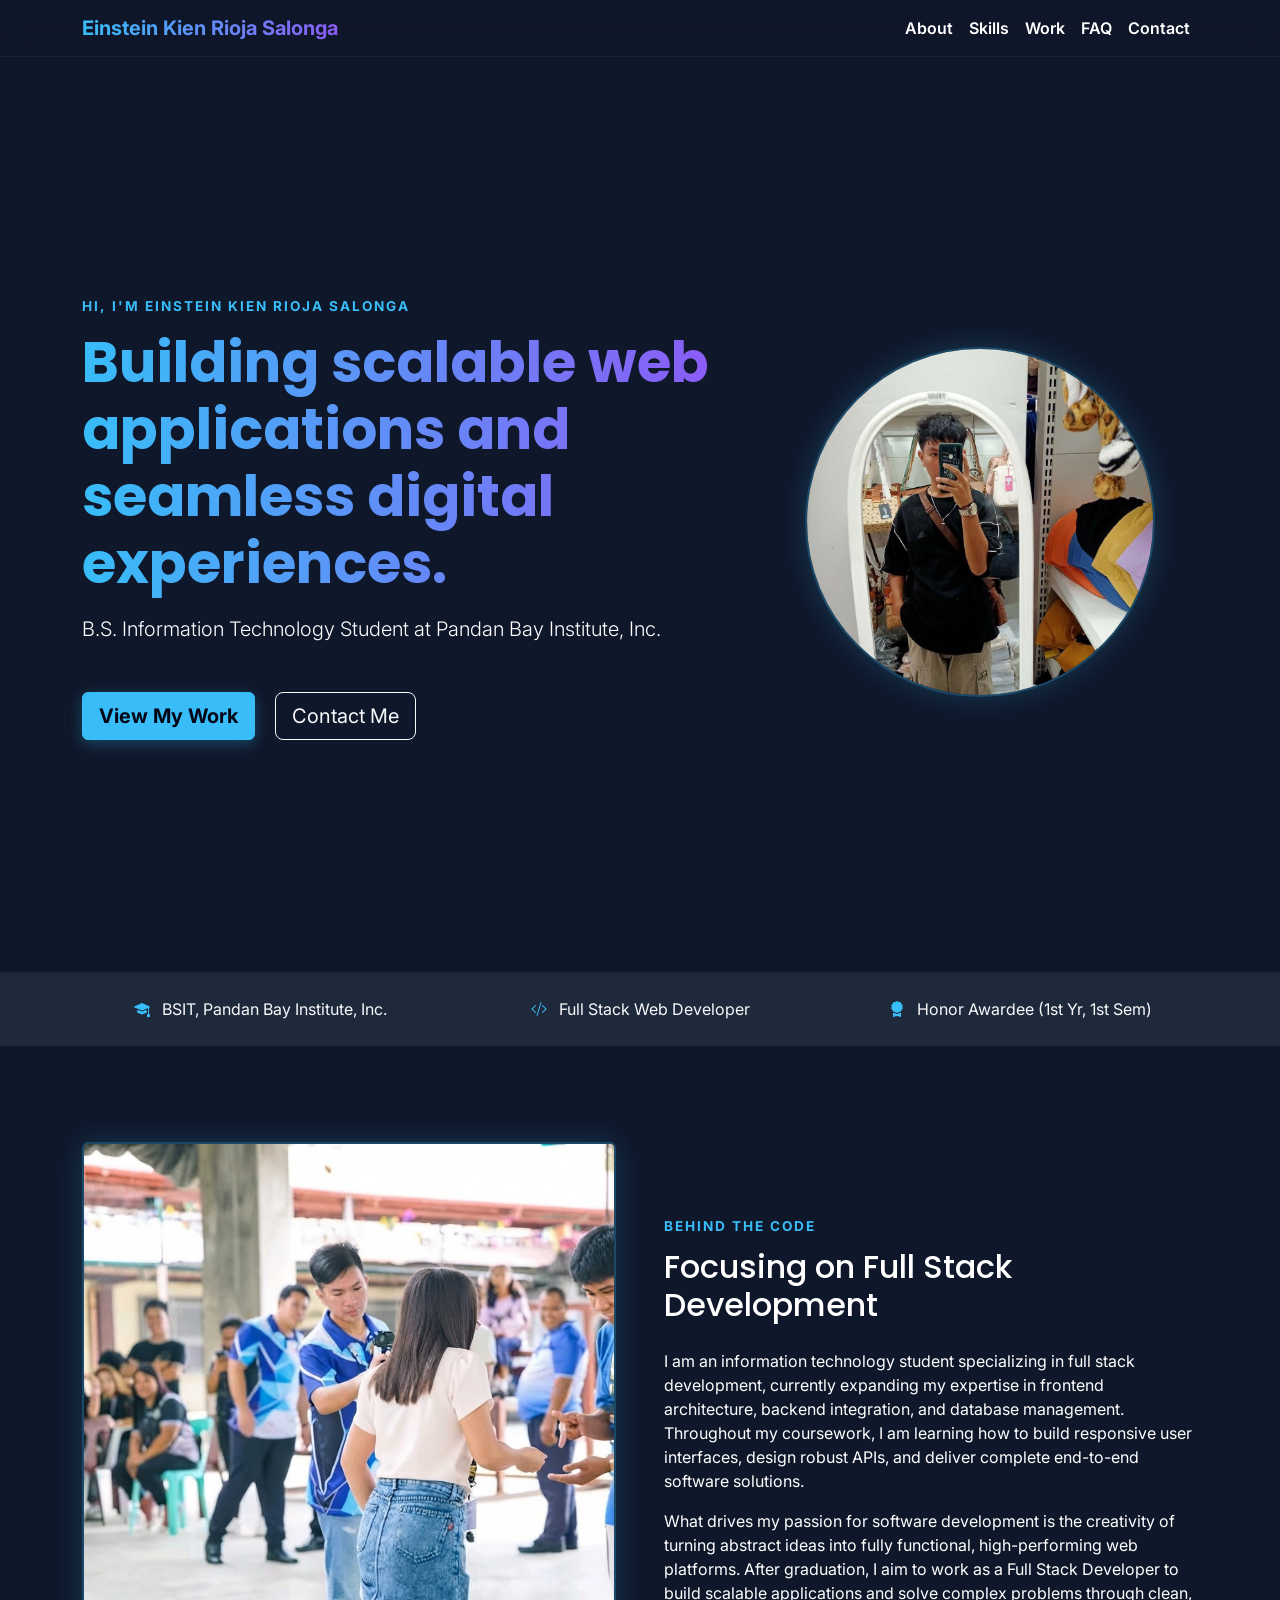
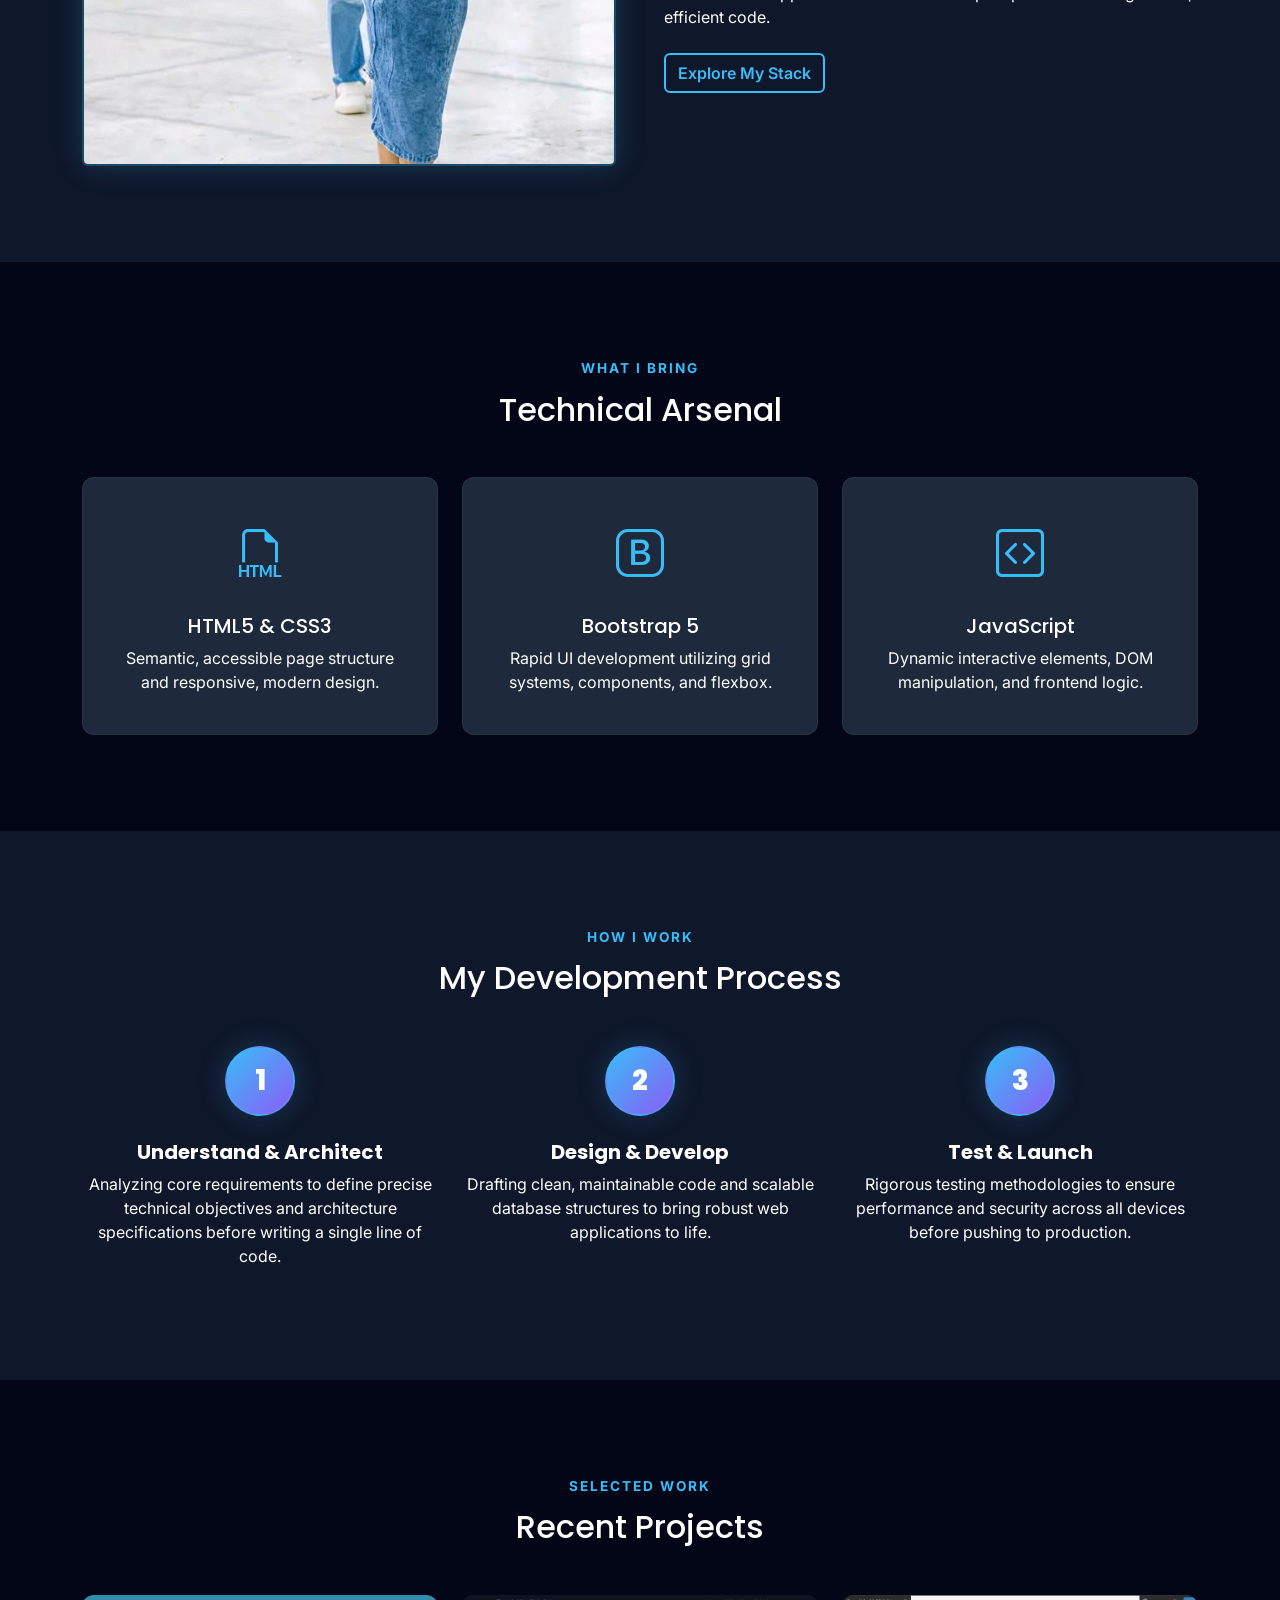
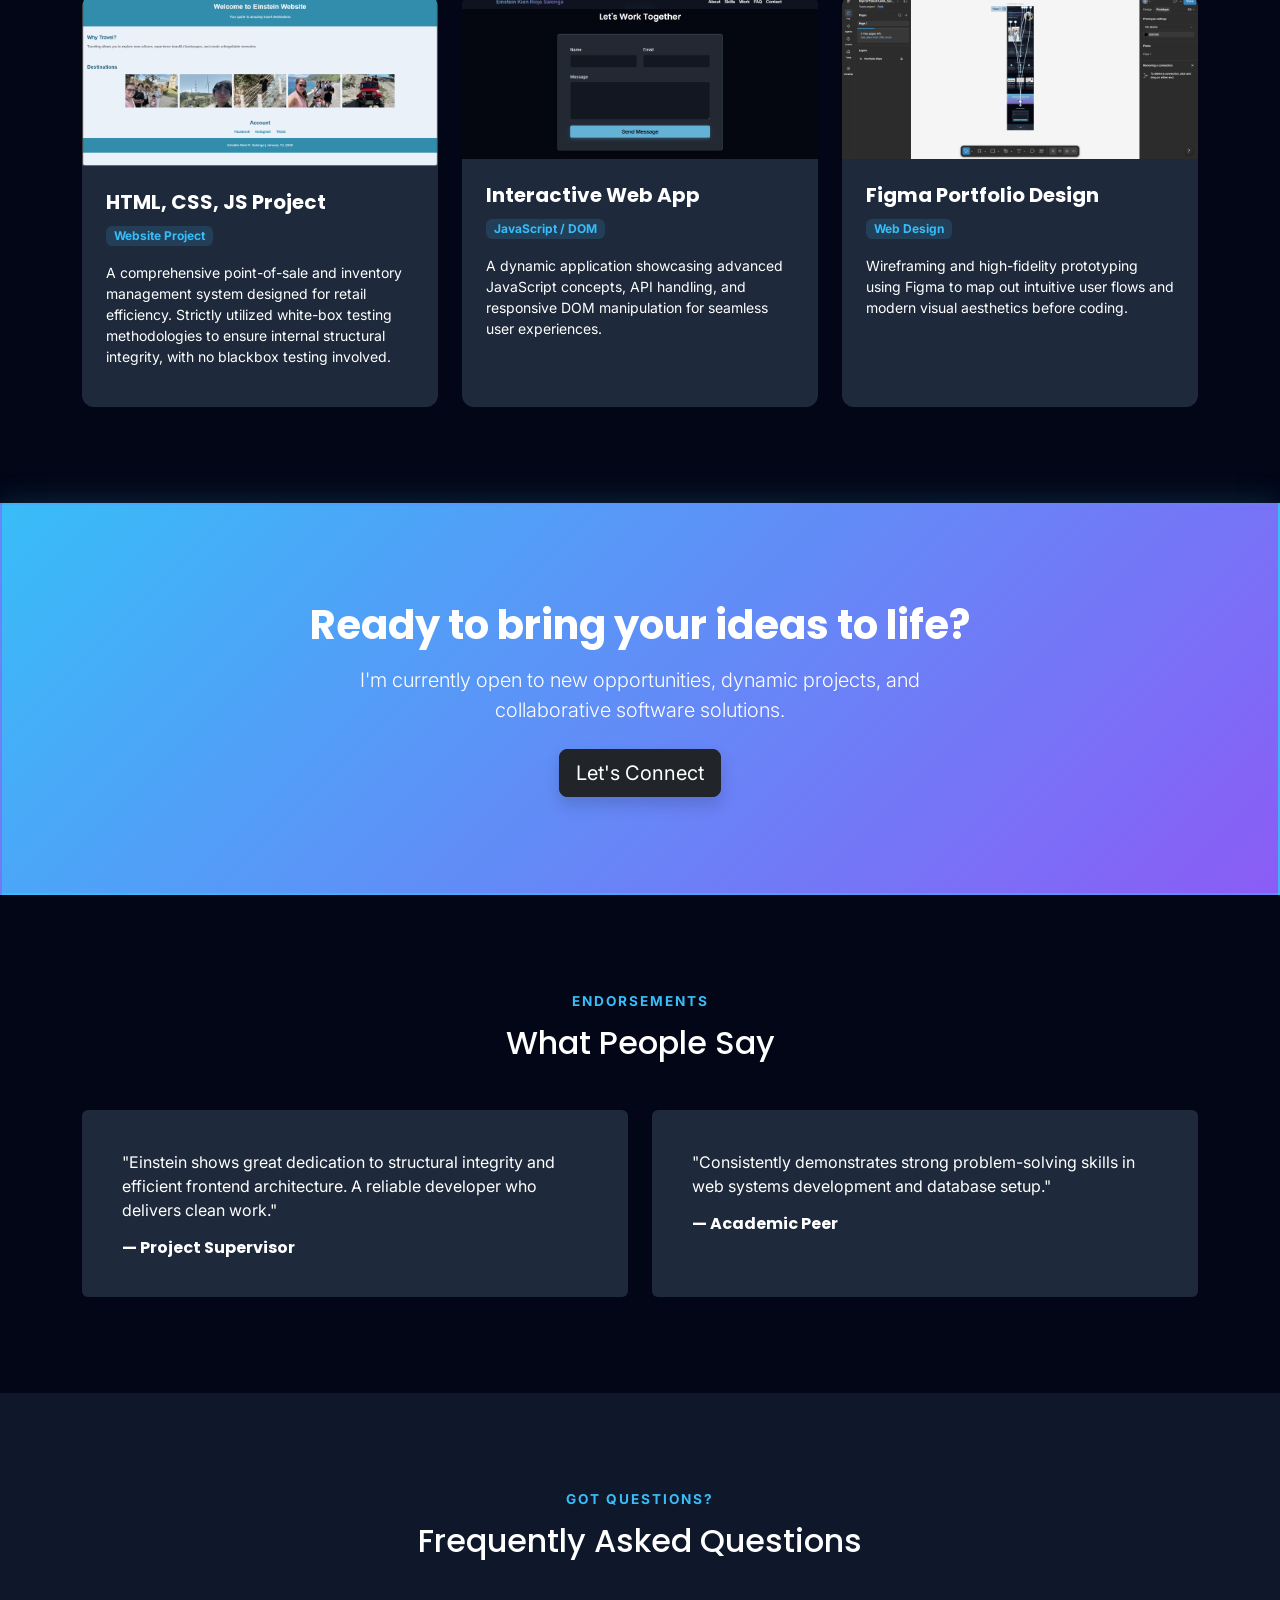
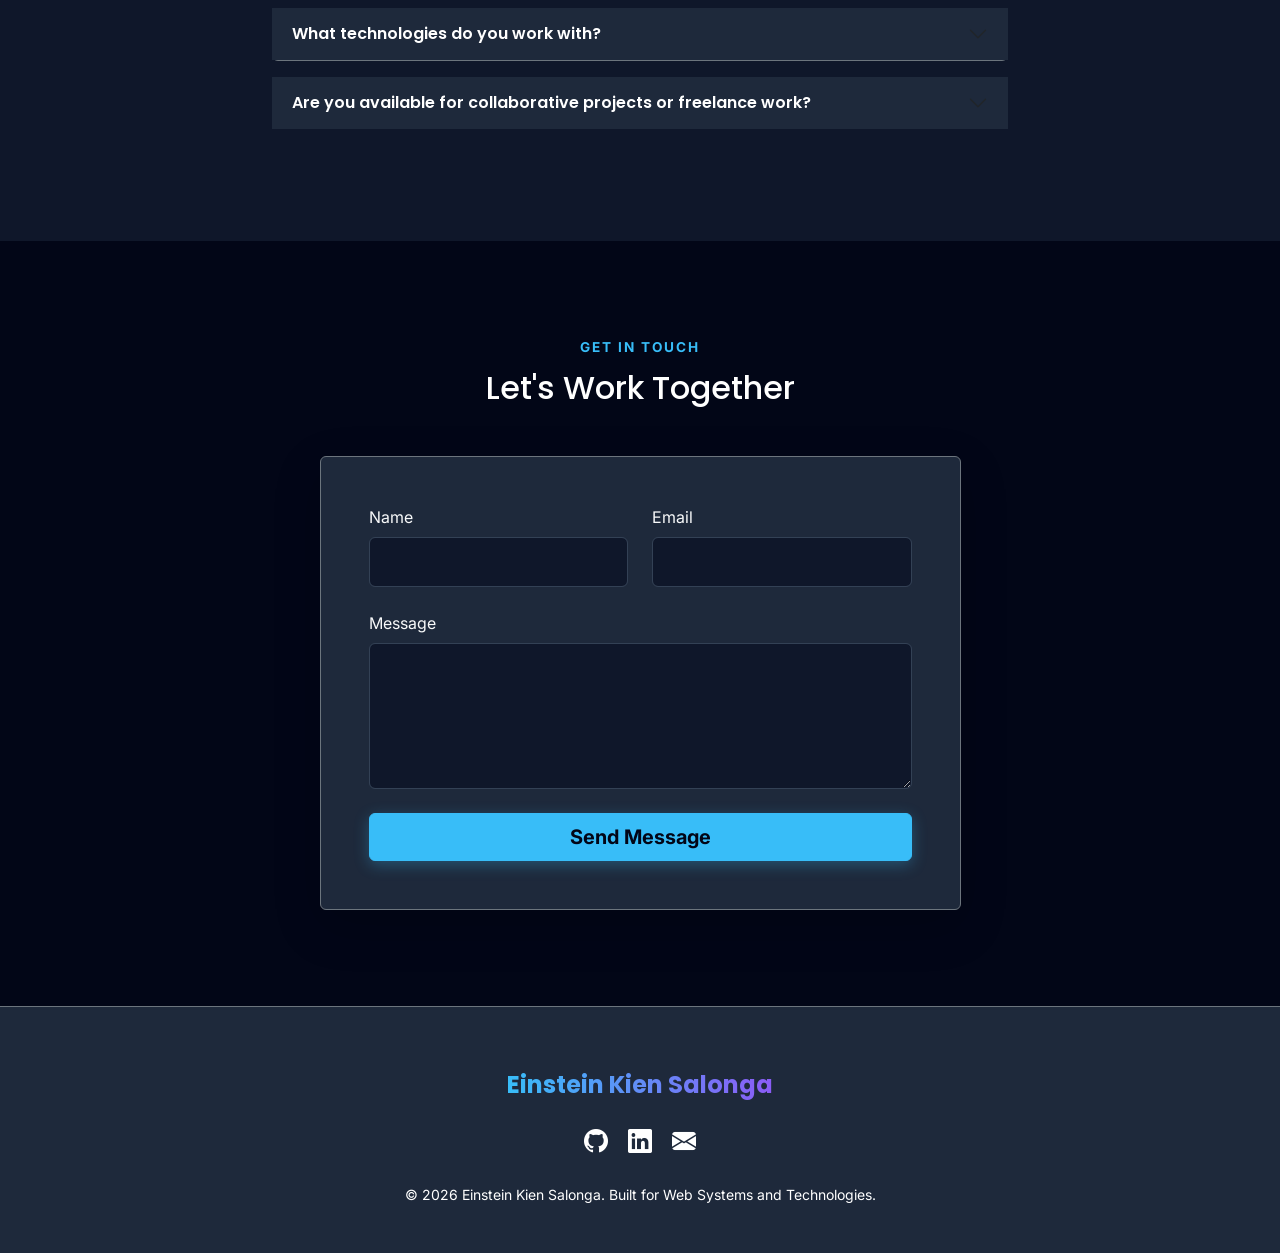
<file: index.html>
<!DOCTYPE html>
<html lang="en">
<head>
  <meta charset="UTF-8"/>
  <meta name="viewport" content="width=device-width, initial-scale=1.0"/>
  <title>Einstein Kien | Portfolio</title>

  <!-- Bootstrap 5 CSS (CDN) -->
  <link href="https://cdn.jsdelivr.net/npm/bootstrap@5.3.3/dist/css/bootstrap.min.css" rel="stylesheet">
  <!-- Bootstrap Icons (CDN) -->
  <link rel="stylesheet" href="https://cdn.jsdelivr.net/npm/bootstrap-icons@1.11.3/font/bootstrap-icons.css">
  <!-- Google Fonts -->
  <link rel="preconnect" href="https://fonts.googleapis.com">
  <link href="https://fonts.googleapis.com/css2?family=Poppins:wght@600;700;800&family=Inter:wght@400;500;600&display=swap" rel="stylesheet">

  <!-- Your custom CSS — loads AFTER Bootstrap -->
  <link rel="stylesheet" href="style.css">
</head>
<body>

  <!-- Navigation -->
  <header>
    <nav class="navbar navbar-expand-lg navbar-dark fixed-top glass-nav">
      <div class="container">
        <a class="navbar-brand fw-bold text-gradient" href="#home">Einstein Kien Rioja Salonga</a>
        <button class="navbar-toggler" type="button" data-bs-toggle="collapse"
                data-bs-target="#navMenu" aria-controls="navMenu"
                aria-expanded="false" aria-label="Toggle navigation">
          <span class="navbar-toggler-icon"></span>
        </button>
        <div class="collapse navbar-collapse" id="navMenu">
          <ul class="navbar-nav ms-auto fw-semibold">
            <li class="nav-item"><a class="nav-link" href="#about">About</a></li>
            <li class="nav-item"><a class="nav-link" href="#skills">Skills</a></li>
            <li class="nav-item"><a class="nav-link" href="#work">Work</a></li>
            <li class="nav-item"><a class="nav-link" href="#faq">FAQ</a></li>
            <li class="nav-item"><a class="nav-link" href="#contact">Contact</a></li>
          </ul>
        </div>
      </div>
    </nav>
  </header>

  <!-- Hero Section -->
  <section id="home" class="hero section-padding vh-100 d-flex align-items-center">
    <div class="container">
      <div class="row align-items-center g-5">
        <div class="col-lg-7 text-center text-lg-start">
          <p class="eyebrow">Hi, I'm Einstein Kien Rioja Salonga</p>
          <h1 class="display-4 fw-bolder mb-3 text-gradient">Building scalable web applications and seamless digital experiences.</h1>
          <p class="lead mb-5 text-muted">B.S. Information Technology Student at Pandan Bay Institute, Inc.</p>
          <a href="#work" class="btn btn-accent btn-lg me-3 mb-2">View My Work</a>
          <a href="#contact" class="btn btn-outline-light btn-lg mb-2">Contact Me</a>
       </div>
      <div class="col-lg-5 text-center">
        <div class="hero-image-wrapper">
          <!-- Replace with your actual image later -->
          <img src="img/pfp.jpg" alt="Profile Picture" class="img-fluid rounded-circle hero-img shadow-glow mx-auto d-block" width="350" height="350">
        </div>
        </div>
      </div>
    </div>
  </section>

  <!-- Credibility Strip -->
  <section class="credibility py-4 bg-surface border-top border-bottom border-dark">
    <div class="container">
      <div class="row text-center g-4">
        <div class="col-md-4 text-light"><i class="bi bi-mortarboard-fill me-2 text-accent"></i> BSIT, Pandan Bay Institute, Inc.</div>
        <div class="col-md-4 text-light"><i class="bi bi-code-slash me-2 text-accent"></i> Full Stack Web Developer</div>
        <div class="col-md-4 text-light"><i class="bi bi-award-fill me-2 text-accent"></i> Honor Awardee (1st Yr, 1st Sem)</div>
      </div>
    </div>
  </section>

  <!-- About Section -->
  <section id="about" class="section-padding">
    <div class="container">
      <div class="row align-items-center g-5">
        <div class="col-lg-6 text-center">
          <!-- Replace with your actual image later -->
          <img src="img/about_img.png" alt="About Me" class="img-fluid rounded shadow-glow mx-auto d-block">
        </div>
        <div class="col-lg-6">
          <p class="eyebrow">Behind the Code</p>
          <h2 class="mb-4 text-white">Focusing on Full Stack Development</h2>
          <p class="text-muted">I am an information technology student specializing in full stack development, currently expanding my expertise in frontend architecture, backend integration, and database management. Throughout my coursework, I am learning how to build responsive user interfaces, design robust APIs, and deliver complete end-to-end software solutions.</p>
          <p class="mb-4 text-muted">What drives my passion for software development is the creativity of turning abstract ideas into fully functional, high-performing web platforms. After graduation, I aim to work as a Full Stack Developer to build scalable applications and solve complex problems through clean, efficient code.</p>
          <a href="#skills" class="btn btn-outline-accent">Explore My Stack</a>
        </div>
      </div>
    </div>
  </section>

  <!-- Skills Section -->
  <section id="skills" class="section-padding bg-alt">
    <div class="container">
      <div class="text-center mb-5">
        <p class="eyebrow">What I Bring</p>
        <h2 class="text-white">Technical Arsenal</h2>
      </div>
      <div class="row row-cols-1 row-cols-md-2 row-cols-lg-3 g-4">
        <div class="col">
          <div class="card skill-card h-100 text-center p-4">
            <div class="card-body">
              <i class="bi bi-filetype-html skill-icon"></i>
              <h5 class="card-title mt-4 text-white">HTML5 & CSS3</h5>
              <p class="card-text text-muted">Semantic, accessible page structure and responsive, modern design.</p>
            </div>
          </div>
        </div>
        <div class="col">
          <div class="card skill-card h-100 text-center p-4">
            <div class="card-body">
              <i class="bi bi-bootstrap skill-icon"></i>
              <h5 class="card-title mt-4 text-white">Bootstrap 5</h5>
              <p class="card-text text-muted">Rapid UI development utilizing grid systems, components, and flexbox.</p>
            </div>
          </div>
        </div>
        <div class="col">
          <div class="card skill-card h-100 text-center p-4">
            <div class="card-body">
              <i class="bi bi-code-square skill-icon"></i>
              <h5 class="card-title mt-4 text-white">JavaScript</h5>
              <p class="card-text text-muted">Dynamic interactive elements, DOM manipulation, and frontend logic.</p>
            </div>
          </div>
        </div>
      </div>
    </div>
  </section>

  <!-- Process Section -->
  <section class="section-padding">
    <div class="container">
      <div class="text-center mb-5">
        <p class="eyebrow">How I Work</p>
        <h2 class="text-white">My Development Process</h2>
      </div>
      <div class="row g-4 text-center">
        <div class="col-md-4">
          <div class="step-number shadow-glow">1</div>
          <h5 class="fw-bold text-white mt-4">Understand & Architect</h5>
          <p class="text-muted">Analyzing core requirements to define precise technical objectives and architecture specifications before writing a single line of code.</p>
        </div>
        <div class="col-md-4">
          <div class="step-number shadow-glow">2</div>
          <h5 class="fw-bold text-white mt-4">Design & Develop</h5>
          <p class="text-muted">Drafting clean, maintainable code and scalable database structures to bring robust web applications to life.</p>
        </div>
        <div class="col-md-4">
          <div class="step-number shadow-glow">3</div>
          <h5 class="fw-bold text-white mt-4">Test & Launch</h5>
          <p class="text-muted">Rigorous testing methodologies to ensure performance and security across all devices before pushing to production.</p>
        </div>
      </div>
    </div>
  </section>

  <!-- Work / Gallery Section -->
  <section id="work" class="section-padding bg-alt">
    <div class="container">
      <div class="text-center mb-5">
        <p class="eyebrow">Selected Work</p>
        <h2 class="text-white">Recent Projects</h2>
      </div>
      <div class="row row-cols-1 row-cols-md-2 row-cols-lg-3 g-4">
        <!-- Project 1 -->
        <div class="col">
          <div class="card work-card h-100 border-0 bg-surface">
            <img src="img/mywork/project_1.png" alt="POS System" class="card-img-top img-fluid" onerror="this.src='https://placehold.co/600x400/1e293b/38bdf8?text=POS+System'">
            <div class="card-body p-4">
              <h5 class="mb-2 text-white fw-bold">HTML, CSS, JS Project</h5>
              <span class="badge bg-accent-subtle text-accent mb-3">Website Project</span>
              <p class="text-muted small">A comprehensive point-of-sale and inventory management system designed for retail efficiency. Strictly utilized white-box testing methodologies to ensure internal structural integrity, with no blackbox testing involved.</p>
            </div>
          </div>
        </div>
        <!-- Project 2 -->
        <div class="col">
          <div class="card work-card h-100 border-0 bg-surface">
            <img src="img/mywork/project_2.png" alt="Web Application" class="card-img-top img-fluid" onerror="this.src='https://placehold.co/600x400/1e293b/8b5cf6?text=JS+Application'">
            <div class="card-body p-4">
              <h5 class="mb-2 text-white fw-bold">Interactive Web App</h5>
              <span class="badge bg-accent-subtle text-accent mb-3">JavaScript / DOM</span>
              <p class="text-muted small">A dynamic application showcasing advanced JavaScript concepts, API handling, and responsive DOM manipulation for seamless user experiences.</p>
            </div>
          </div>
        </div>
        <!-- Project 3 -->
        <div class="col">
          <div class="card work-card h-100 border-0 bg-surface">
            <img src="img/mywork/project_3.png" alt="UI/UX Design" class="card-img-top img-fluid" onerror="this.src='https://placehold.co/600x400/1e293b/ec4899?text=UI/UX+Design'">
            <div class="card-body p-4">
              <h5 class="mb-2 text-white fw-bold">Figma Portfolio Design</h5>
              <span class="badge bg-accent-subtle text-accent mb-3">Web Design</span>
              <p class="text-muted small">Wireframing and high-fidelity prototyping using Figma to map out intuitive user flows and modern visual aesthetics before coding.</p>
            </div>
          </div>
        </div>
      </div>
    </div>
  </section>

  <!-- CTA Banner -->
  <section class="cta-banner text-center py-5 shadow-glow" style="background: linear-gradient(135deg, var(--color-accent), var(--color-accent-2)); color: white;">
    <div class="container py-5">
      <h2 class="text-white mb-3 fw-bolder display-6">Ready to bring your ideas to life?</h2>
      <p class="lead mb-4 mx-auto" style="max-width: 600px;">I'm currently open to new opportunities, dynamic projects, and collaborative software solutions.</p>
      <a href="#contact" class="btn btn-dark btn-lg shadow">Let's Connect</a>
    </div>
  </section>

  <!-- Testimonials Section -->
  <section id="testimonials" class="section-padding bg-alt">
    <div class="container">
      <div class="text-center mb-5">
        <p class="eyebrow">Endorsements</p>
        <h2 class="text-white">What People Say</h2>
      </div>
      <div class="row row-cols-1 row-cols-md-2 g-4">
        <div class="col">
          <div class="card bg-surface border-0 p-4 h-100">
            <div class="card-body">
              <p class="text-muted">"Einstein shows great dedication to structural integrity and efficient frontend architecture. A reliable developer who delivers clean work."</p>
              <h6 class="text-white fw-bold mb-0 mt-3">— Project Supervisor</h6>
            </div>
          </div>
        </div>
        <div class="col">
          <div class="card bg-surface border-0 p-4 h-100">
            <div class="card-body">
              <p class="text-muted">"Consistently demonstrates strong problem-solving skills in web systems development and database setup."</p>
              <h6 class="text-white fw-bold mb-0 mt-3">— Academic Peer</h6>
            </div>
          </div>
        </div>
      </div>
    </div>
  </section>

  <!-- FAQ Section -->
  <section id="faq" class="section-padding">
    <div class="container">
      <div class="text-center mb-5">
        <p class="eyebrow">Got Questions?</p>
        <h2 class="text-white">Frequently Asked Questions</h2>
      </div>
      <div class="row justify-content-center">
        <div class="col-lg-8">
          <div class="accordion accordion-flush" id="faqAccordion">
            <div class="accordion-item bg-surface text-white border-secondary mb-3 rounded">
              <h2 class="accordion-header" id="headingOne">
                <button class="accordion-button collapsed bg-surface text-white fw-semibold" type="button" data-bs-toggle="collapse" data-bs-target="#collapseOne" aria-expanded="false" aria-controls="collapseOne">
                  What technologies do you work with?
                </button>
              </h2>
              <div id="collapseOne" class="accordion-collapse collapse" aria-labelledby="headingOne" data-bs-parent="#faqAccordion">
                <div class="accordion-body text-muted">
                  I specialize in HTML5, CSS3, Bootstrap 5, JavaScript, API integrations, and modern frontend styling.
                </div>
              </div>
            </div>
            <div class="accordion-item bg-surface text-white border-secondary mb-3 rounded">
              <h2 class="accordion-header" id="headingTwo">
                <button class="accordion-button collapsed bg-surface text-white fw-semibold" type="button" data-bs-toggle="collapse" data-bs-target="#collapseTwo" aria-expanded="false" aria-controls="collapseTwo">
                  Are you available for collaborative projects or freelance work?
                </button>
              </h2>
              <div id="collapseTwo" class="accordion-collapse collapse" aria-labelledby="headingTwo" data-bs-parent="#faqAccordion">
                <div class="accordion-body text-muted">
                  Yes! I am open to collaborating on web development initiatives, software applications, and technical designs.
                </div>
              </div>
            </div>
          </div>
        </div>
      </div>
    </div>
  </section>
  
  <!-- Contact Section -->
  <section id="contact" class="section-padding bg-alt">
    <div class="container">
      <div class="text-center mb-5">
        <p class="eyebrow">Get In Touch</p>
        <h2 class="text-white">Let's Work Together</h2>
      </div>
      <div class="row justify-content-center">
        <div class="col-lg-7">
          <form action="#" method="POST" class="contact-form p-5 rounded bg-surface border border-secondary shadow-lg">
            <div class="row g-4">
              <div class="col-md-6">
                <label for="name" class="form-label text-light">Name</label>
                <input type="text" class="form-control custom-input" id="name" required>
              </div>
              <div class="col-md-6">
                <label for="email" class="form-label text-light">Email</label>
                <input type="email" class="form-control custom-input" id="email" required>
              </div>
              <div class="col-12">
                <label for="message" class="form-label text-light">Message</label>
                <textarea class="form-control custom-input" id="message" rows="5" required></textarea>
              </div>
              <div class="col-12 text-center mt-4">
                <button type="submit" class="btn btn-accent btn-lg px-5 w-100">Send Message</button>
              </div>
            </div>
          </form>
        </div>
      </div>
    </div>
  </section>

  <!-- Footer -->
  <footer class="py-5 text-center bg-surface border-top border-secondary">
    <div class="container mt-3">
      <h4 class="mb-3 fw-bold text-gradient d-inline-block">Einstein Kien Salonga</h4>
      <div class="footer-socials mb-4 mt-2">
        <a href="#" class="text-muted me-3 fs-4 social-icon"><i class="bi bi-github"></i></a>
        <a href="#" class="text-muted me-3 fs-4 social-icon"><i class="bi bi-linkedin"></i></a>
        <a href="#" class="text-muted fs-4 social-icon"><i class="bi bi-envelope-fill"></i></a>
      </div>
      <p class="mb-0 small text-muted">&copy; 2026 Einstein Kien Salonga. Built for Web Systems and Technologies.</p>
    </div>
  </footer>

  <!-- Bootstrap JS Bundle -->
  <script src="https://cdn.jsdelivr.net/npm/bootstrap@5.3.3/dist/js/bootstrap.bundle.min.js"></script>
</body>
</html>
</file>
<file: style.css>
/* =========================================
   1. BRAND VARIABLES & BASE STYLES
   ========================================= */
:root {
  /* Dark Tech Theme Colors */
  --color-primary: #0f172a;       
  --color-bg-alt:  #020617;       
  --color-surface: #1e293b;       
  
  /* Neon Accents */
  --color-accent:   #38bdf8;      
  --color-accent-2: #8b5cf6;      
  --color-accent-rgb: 56, 189, 248;
  
  /* CHANGE THESE TWO TO PURE WHITE */
  --color-text:    #ffffff;       
  --color-muted:   #ffffff;       
  
  --font-heading:  'Poppins', sans-serif;
  --font-body:     'Inter', sans-serif;
}

/* Add this right below the :root block to force Bootstrap to use your white variable */
.text-muted {
  color: var(--color-muted) !important;
}

html {
  scroll-behavior: smooth;
}

body { 
  padding-top: 72px; 
  font-family: var(--font-body);
  color: var(--color-text);
  background-color: var(--color-primary);
  -webkit-font-smoothing: antialiased;
}

h1, h2, h3, h4, h5, h6 {
  font-family: var(--font-heading);
}

/* Background Utilities */
.bg-alt { background-color: var(--color-bg-alt) !important; }
.bg-surface { background-color: var(--color-surface) !important; }

/* Gradient Text Effect */
.text-gradient {
  background: linear-gradient(90deg, var(--color-accent), var(--color-accent-2));
  -webkit-background-clip: text;
  -webkit-text-fill-color: transparent;
  background-clip: text;
}

.text-accent { color: var(--color-accent) !important; }
.bg-accent-subtle { background-color: rgba(var(--color-accent-rgb), 0.15) !important; }

/* =========================================
   2. TYPOGRAPHY & UTILITIES
   ========================================= */
.section-padding { padding: 6rem 0; }

.eyebrow {
  color: var(--color-accent);
  font-weight: 700;
  text-transform: uppercase;
  letter-spacing: 2px;
  font-size: 0.85rem;
  margin-bottom: 0.75rem;
}

/* =========================================
   3. COMPONENTS & INTERACTIVITY
   ========================================= */

/* Navigation Glassmorphism */
.glass-nav {
  background: rgba(15, 23, 42, 0.8) !important;
  backdrop-filter: blur(12px);
  -webkit-backdrop-filter: blur(12px);
  border-bottom: 1px solid rgba(255, 255, 255, 0.05);
  transition: all 0.3s ease;
}

.nav-link {
  color: var(--color-text) !important;
  transition: color 0.3s ease;
}

.nav-link:hover {
  color: var(--color-accent) !important;
}

/* Buttons */
.btn-accent {
  background-color: var(--color-accent);
  border-color: var(--color-accent);
  color: #020617; /* Dark text for contrast against bright blue */
  font-weight: 700;
  border-radius: 6px;
  transition: all 0.3s ease;
  box-shadow: 0 4px 15px rgba(var(--color-accent-rgb), 0.3);
}

.btn-accent:hover {
  background-color: var(--color-accent-2);
  border-color: var(--color-accent-2);
  color: white;
  transform: translateY(-2px);
  box-shadow: 0 6px 20px rgba(139, 92, 246, 0.4);
}

.btn-outline-accent {
  border: 2px solid var(--color-accent);
  color: var(--color-accent);
  font-weight: 600;
  transition: all 0.3s ease;
}

.btn-outline-accent:hover {
  background-color: var(--color-accent);
  color: #020617;
}

/* Image & Shadow Glows */
.shadow-glow {
  box-shadow: 0 0 30px rgba(var(--color-accent-rgb), 0.2);
  border: 2px solid rgba(var(--color-accent-rgb), 0.3);
}

.hero-img {
  transition: transform 0.4s ease;
}

.hero-img:hover {
  transform: scale(1.02);
}

/* Skills Cards */
.skill-card {
  background-color: var(--color-surface);
  border: 1px solid rgba(255, 255, 255, 0.05);
  border-radius: 12px;
  transition: all 0.4s cubic-bezier(0.175, 0.885, 0.32, 1.275);
}

.skill-card:hover {
  transform: translateY(-10px);
  border-color: var(--color-accent);
  box-shadow: 0 10px 30px rgba(var(--color-accent-rgb), 0.15);
}

.skill-icon {
  font-size: 3rem;
  color: var(--color-accent);
  transition: transform 0.3s ease;
}

.skill-card:hover .skill-icon {
  transform: scale(1.1);
  color: var(--color-accent-2);
}

/* Process Steps */
.step-number {
  width: 70px;
  height: 70px;
  border-radius: 50%;
  background: linear-gradient(135deg, var(--color-accent), var(--color-accent-2));
  color: white;
  display: flex;
  align-items: center;
  justify-content: center;
  margin: 0 auto 1.5rem;
  font-size: 1.75rem;
  font-weight: 800;
  font-family: var(--font-heading);
}

/* Work / Portfolio Cards */
.work-card {
  border-radius: 12px;
  overflow: hidden;
  transition: all 0.4s ease;
}

.work-card img {
  filter: grayscale(40%);
  transition: filter 0.4s ease, transform 0.4s ease;
}

.work-card:hover {
  transform: translateY(-8px);
  box-shadow: 0 12px 40px rgba(0, 0, 0, 0.5);
  border: 1px solid rgba(var(--color-accent-rgb), 0.5) !important;
}

.work-card:hover img {
  filter: grayscale(0%);
  transform: scale(1.05);
}

/* Form Inputs */
.custom-input {
  background-color: #0f172a;
  border: 1px solid #334155;
  color: var(--color-text);
  border-radius: 6px;
  padding: 0.75rem 1rem;
}

.custom-input:focus {
  background-color: #0f172a;
  color: white;
  border-color: var(--color-accent);
  box-shadow: 0 0 0 3px rgba(var(--color-accent-rgb), 0.25);
}

/* Social Icons */
.social-icon {
  transition: color 0.3s ease, transform 0.3s ease;
  display: inline-block;
}

.social-icon:hover {
  color: var(--color-accent) !important;
  transform: translateY(-3px);
}

/* =========================================
   4. RESPONSIVE QUERIES
   ========================================= */
@media (max-width: 991px) {
  .hero { 
    text-align: center; 
    padding: 6rem 0 3rem; 
  }
  
  .hero h1 { 
    font-size: 2.8rem; 
  }
  
  .hero-image-wrapper {
    margin-top: 3rem;
  }
}
</file>
